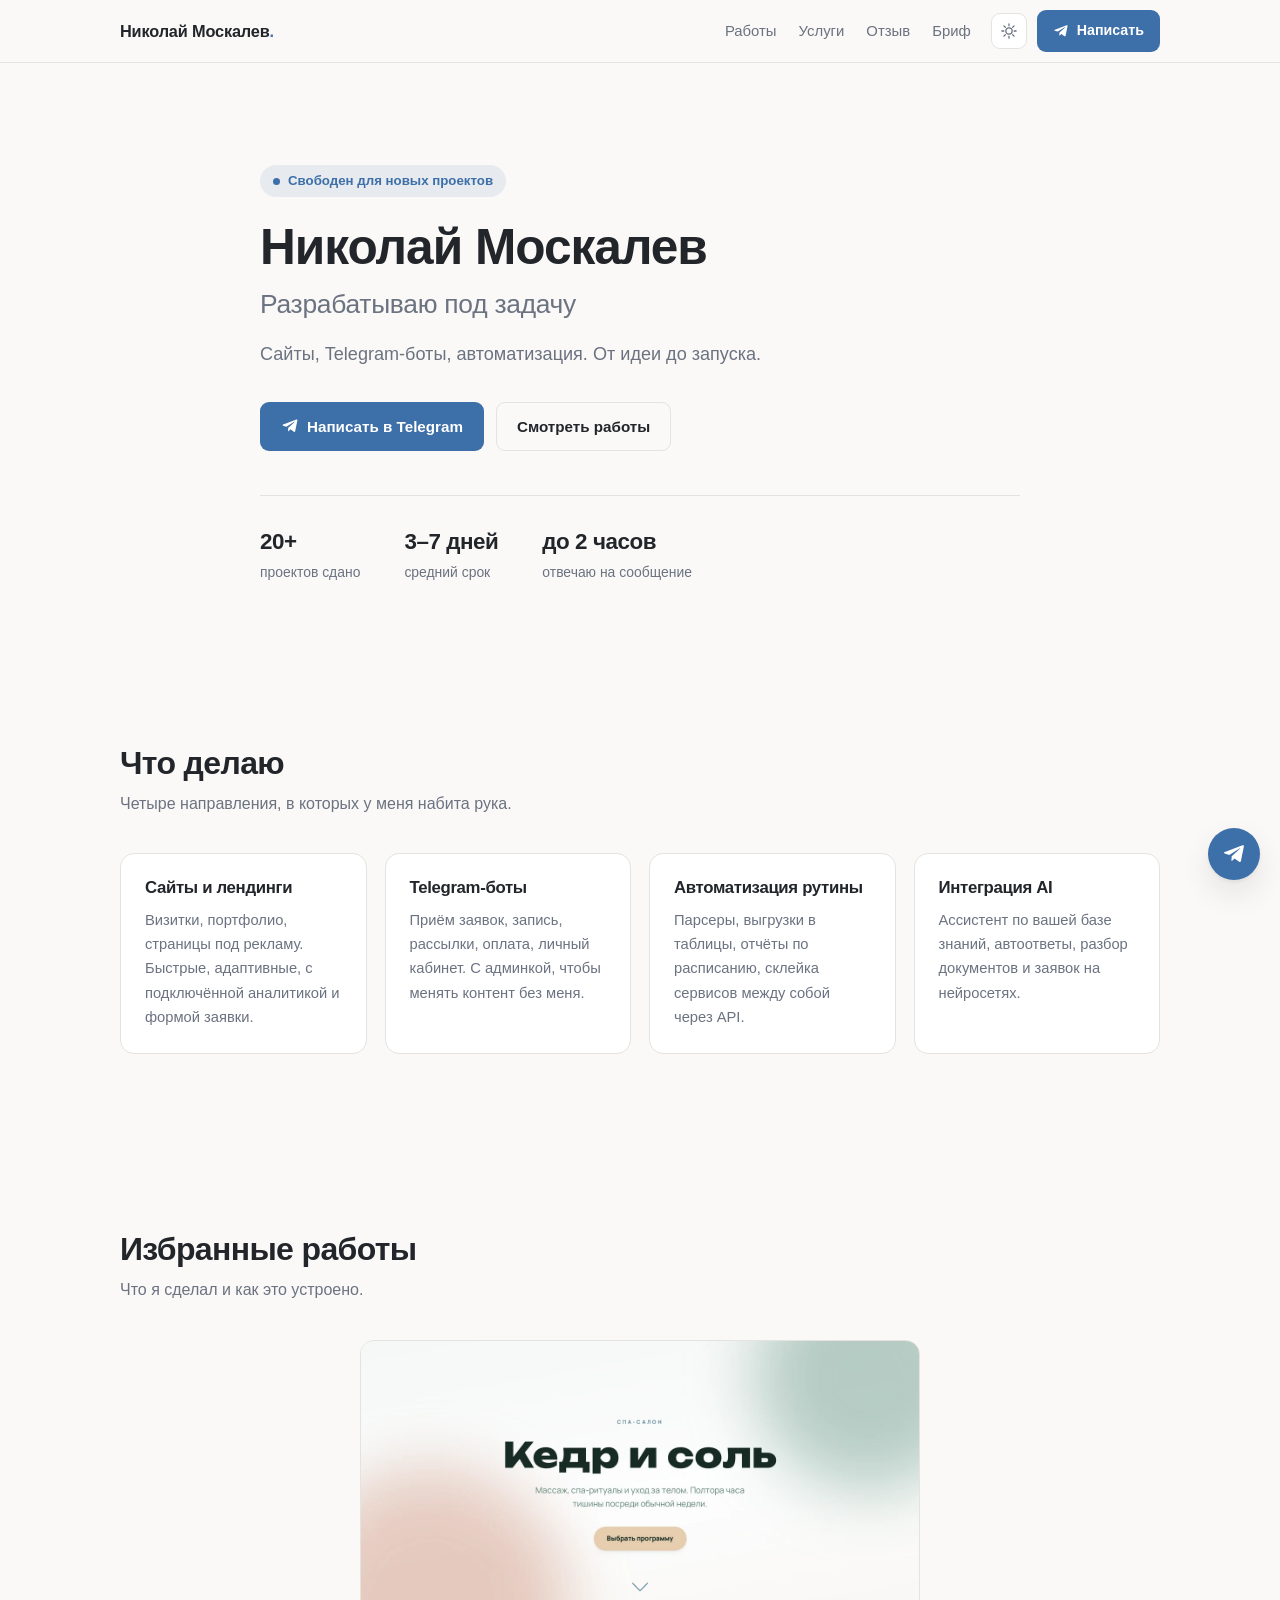
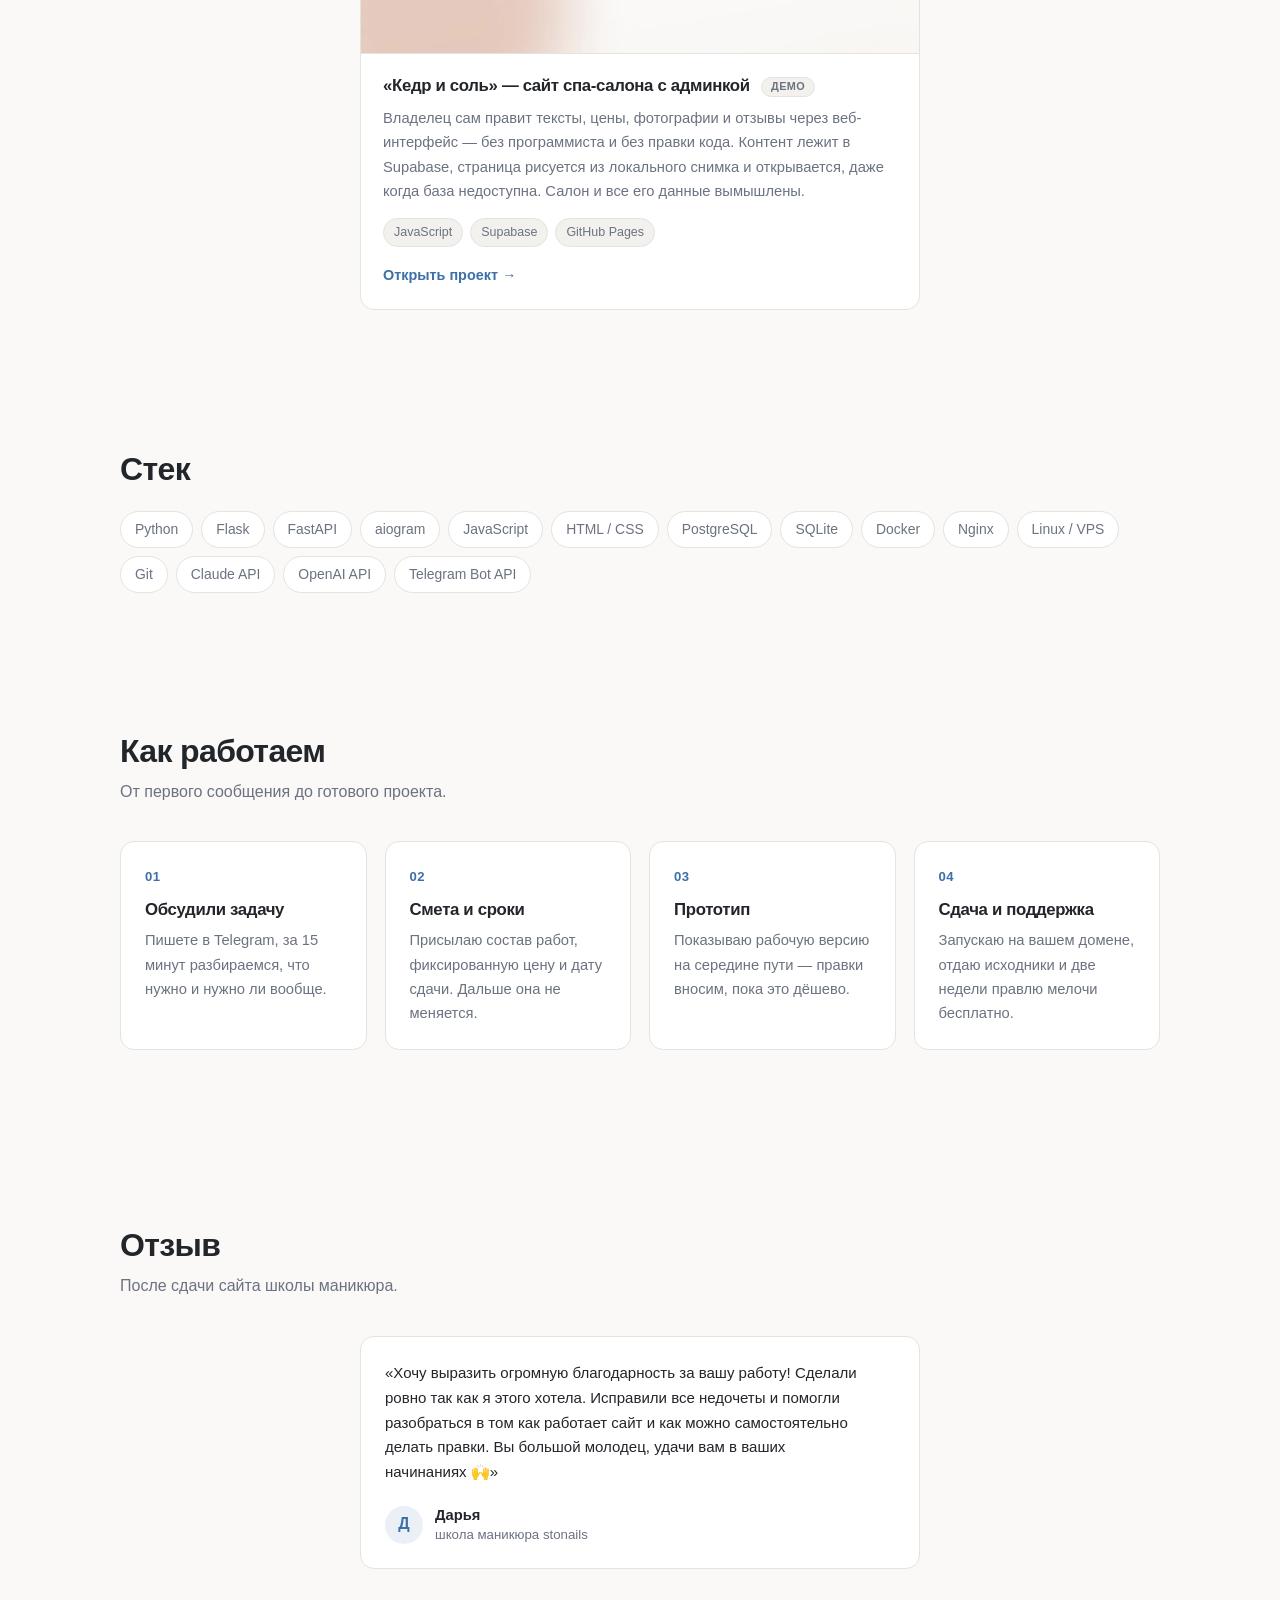
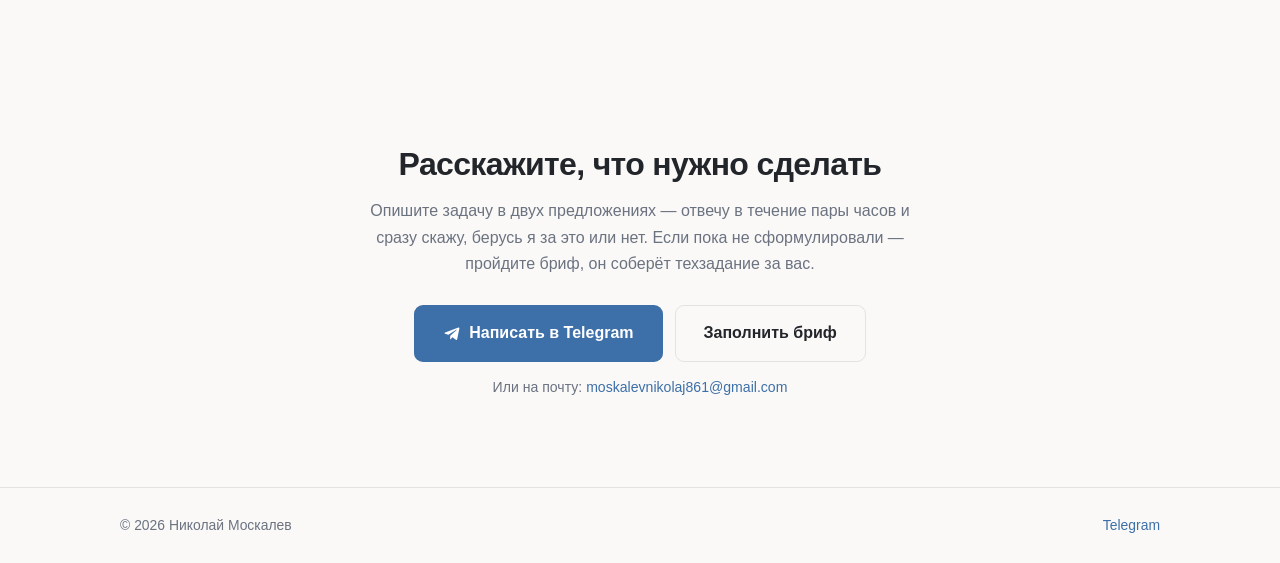
<file: index.html>
<!DOCTYPE html>
<html lang="ru" data-theme="dark">
<head>
<meta charset="utf-8">
<meta name="viewport" content="width=device-width, initial-scale=1">
<title>Николай Москалев — разрабатываю под задачу</title>
<meta name="description" content="Сайты, Telegram-боты, автоматизация. От идеи до запуска за 3–7 дней. Фиксированная цена, исходники ваши.">
<meta name="color-scheme" content="dark light">

<meta property="og:type" content="website">
<meta property="og:title" content="Николай Москалев — разрабатываю под задачу">
<meta property="og:description" content="Сайты, Telegram-боты, автоматизация. От идеи до запуска.">
<meta property="og:locale" content="ru_RU">

<link rel="icon" href="assets/favicon.svg" type="image/svg+xml">
<link rel="stylesheet" href="css/style.css">

<script>
(function(){var r=document.documentElement;r.classList.add('js');try{var t=localStorage.getItem('theme');if(t==='light'||t==='dark'){r.dataset.theme=t;}else if(window.matchMedia('(prefers-color-scheme: light)').matches){r.dataset.theme='light';}}catch(e){}})();
</script>

<script type="application/ld+json">
{
  "@context": "https://schema.org",
  "@type": "Person",
  "name": "Николай Москалев",
  "jobTitle": "Разработчик сайтов и Telegram-ботов",
  "description": "Сайты, Telegram-боты и автоматизация под ключ",
  "sameAs": ["https://t.me/nmoskalev10"]
}
</script>
</head>
<body>

<a class="skip-link" href="#works">Перейти к работам</a>

<header class="site-header">
  <div class="container header-inner">
    <a class="logo" href="#top">Николай Москалев<span class="logo-dot">.</span></a>

    <nav class="nav" aria-label="Основная навигация">
      <a href="#works">Работы</a>
      <a href="#services">Услуги</a>
      <a href="#reviews">Отзыв</a>
      <a href="brief.html">Бриф</a>
    </nav>

    <div class="header-actions">
      <button class="theme-toggle" type="button" aria-label="Переключить тему">
        <svg class="icon-sun" viewBox="0 0 24 24" width="18" height="18" aria-hidden="true"><circle cx="12" cy="12" r="4.2"/><path d="M12 2.5v2.6M12 18.9v2.6M2.5 12h2.6M18.9 12h2.6M5.2 5.2l1.9 1.9M16.9 16.9l1.9 1.9M18.8 5.2l-1.9 1.9M7.1 16.9l-1.9 1.9"/></svg>
        <svg class="icon-moon" viewBox="0 0 24 24" width="18" height="18" aria-hidden="true"><path d="M20.5 14.3A8.5 8.5 0 0 1 9.7 3.5a8.5 8.5 0 1 0 10.8 10.8z"/></svg>
      </button>
      <a class="btn btn-primary btn-sm" href="https://t.me/nmoskalev10" target="_blank" rel="noopener">
        <svg viewBox="0 0 24 24" width="16" height="16" aria-hidden="true" fill="currentColor" stroke="none"><path d="M21.9 4.3 18.9 19c-.2 1-.8 1.3-1.7.8l-4.6-3.4-2.2 2.1c-.3.3-.5.5-1 .5l.3-4.7 8.5-7.7c.4-.3-.1-.5-.6-.2L7.2 12.9l-4.5-1.4c-1-.3-1-1 .2-1.4l17.6-6.8c.8-.3 1.5.2 1.4 1z"/></svg>
        <span class="btn-text">Написать</span>
      </a>
    </div>
  </div>
</header>

<main id="top">

  <section class="hero">
    <div class="container">
      <p class="eyebrow">Свободен для новых проектов</p>
      <h1>Николай Москалев<span class="h1-sub">Разрабатываю под задачу</span></h1>
      <p class="lead">Сайты, Telegram-боты, автоматизация. От идеи до запуска.</p>

      <div class="hero-cta">
        <a class="btn btn-primary" href="https://t.me/nmoskalev10" target="_blank" rel="noopener">
          <svg viewBox="0 0 24 24" width="18" height="18" aria-hidden="true" fill="currentColor" stroke="none"><path d="M21.9 4.3 18.9 19c-.2 1-.8 1.3-1.7.8l-4.6-3.4-2.2 2.1c-.3.3-.5.5-1 .5l.3-4.7 8.5-7.7c.4-.3-.1-.5-.6-.2L7.2 12.9l-4.5-1.4c-1-.3-1-1 .2-1.4l17.6-6.8c.8-.3 1.5.2 1.4 1z"/></svg>
          Написать в Telegram
        </a>
        <a class="btn btn-ghost" href="#works">Смотреть работы</a>
      </div>

      <ul class="facts">
        <li><strong>20+</strong><span>проектов сдано</span></li>
        <li><strong>3–7 дней</strong><span>средний срок</span></li>
        <li><strong>до 2 часов</strong><span>отвечаю на сообщение</span></li>
      </ul>
    </div>
  </section>

  <section class="section reveal" id="services">
    <div class="container">
      <h2 class="section-title">Что делаю</h2>
      <p class="section-sub">Четыре направления, в которых у меня набита рука.</p>

      <div class="grid grid-4">
        <article class="tile">
          <h3>Сайты и лендинги</h3>
          <p>Визитки, портфолио, страницы под рекламу. Быстрые, адаптивные, с подключённой аналитикой и формой заявки.</p>
        </article>
        <article class="tile">
          <h3>Telegram-боты</h3>
          <p>Приём заявок, запись, рассылки, оплата, личный кабинет. С админкой, чтобы менять контент без меня.</p>
        </article>
        <article class="tile">
          <h3>Автоматизация рутины</h3>
          <p>Парсеры, выгрузки в таблицы, отчёты по расписанию, склейка сервисов между собой через API.</p>
        </article>
        <article class="tile">
          <h3>Интеграция AI</h3>
          <p>Ассистент по вашей базе знаний, автоответы, разбор документов и заявок на нейросетях.</p>
        </article>
      </div>
    </div>
  </section>

  <section class="section reveal" id="works">
    <div class="container">
      <h2 class="section-title">Избранные работы</h2>
      <p class="section-sub">Что я сделал и как это устроено.</p>

      <div class="grid grid-solo">

        <article class="card">
          <a class="card-link" href="https://nmoskalev10.github.io/stonails-demo/" target="_blank" rel="noopener">
            <img class="card-media" src="assets/work-spa.webp" alt="Главный экран демо-сайта спа-салона «Кедр и соль»" width="1280" height="720" loading="lazy">
            <div class="card-body">
              <h3>«Кедр и соль» — сайт спа-салона с админкой <span class="card-badge">демо</span></h3>
              <p>Владелец сам правит тексты, цены, фотографии и отзывы через веб-интерфейс — без программиста и без правки кода. Контент лежит в Supabase, страница рисуется из локального снимка и открывается, даже когда база недоступна. Салон и все его данные вымышлены.</p>
              <ul class="tags"><li>JavaScript</li><li>Supabase</li><li>GitHub Pages</li></ul>
              <span class="card-cta">Открыть проект →</span>
            </div>
          </a>
        </article>

      </div>
    </div>
  </section>

  <section class="section section-tight reveal" id="stack">
    <div class="container">
      <h2 class="section-title">Стек</h2>
      <ul class="chips">
        <li>Python</li><li>Flask</li><li>FastAPI</li><li>aiogram</li>
        <li>JavaScript</li><li>HTML / CSS</li><li>PostgreSQL</li><li>SQLite</li>
        <li>Docker</li><li>Nginx</li><li>Linux / VPS</li><li>Git</li>
        <li>Claude API</li><li>OpenAI API</li><li>Telegram Bot API</li>
      </ul>
    </div>
  </section>

  <section class="section reveal" id="process">
    <div class="container">
      <h2 class="section-title">Как работаем</h2>
      <p class="section-sub">От первого сообщения до готового проекта.</p>

      <ol class="steps">
        <li>
          <span class="step-num">01</span>
          <h3>Обсудили задачу</h3>
          <p>Пишете в Telegram, за 15 минут разбираемся, что нужно и нужно ли вообще.</p>
        </li>
        <li>
          <span class="step-num">02</span>
          <h3>Смета и сроки</h3>
          <p>Присылаю состав работ, фиксированную цену и дату сдачи. Дальше она не меняется.</p>
        </li>
        <li>
          <span class="step-num">03</span>
          <h3>Прототип</h3>
          <p>Показываю рабочую версию на середине пути — правки вносим, пока это дёшево.</p>
        </li>
        <li>
          <span class="step-num">04</span>
          <h3>Сдача и поддержка</h3>
          <p>Запускаю на вашем домене, отдаю исходники и две недели правлю мелочи бесплатно.</p>
        </li>
      </ol>
    </div>
  </section>

  <section class="section reveal" id="reviews">
    <div class="container">
      <h2 class="section-title">Отзыв</h2>
      <p class="section-sub">После сдачи сайта школы маникюра.</p>

      <div class="grid grid-solo">
        <article class="review">
          <p>«Хочу выразить огромную благодарность за вашу работу! Сделали ровно так как я этого хотела. Исправили все недочеты и помогли разобраться в том как работает сайт и как можно самостоятельно делать правки. Вы большой молодец, удачи вам в ваших начинаниях 🙌»</p>
          <footer>
            <span class="avatar" aria-hidden="true">Д</span>
            <span class="review-who"><strong>Дарья</strong><span>школа маникюра stonails</span></span>
          </footer>
        </article>
      </div>
    </div>
  </section>

  <section class="section cta-final reveal" id="contact">
    <div class="container">
      <h2>Расскажите, что нужно сделать</h2>
      <p>Опишите задачу в двух предложениях — отвечу в течение пары часов и сразу скажу, берусь я за это или нет. Если пока не сформулировали — пройдите бриф, он соберёт техзадание за вас.</p>
      <div class="cta-buttons">
        <a class="btn btn-primary btn-lg" href="https://t.me/nmoskalev10" target="_blank" rel="noopener">
          <svg viewBox="0 0 24 24" width="18" height="18" aria-hidden="true" fill="currentColor" stroke="none"><path d="M21.9 4.3 18.9 19c-.2 1-.8 1.3-1.7.8l-4.6-3.4-2.2 2.1c-.3.3-.5.5-1 .5l.3-4.7 8.5-7.7c.4-.3-.1-.5-.6-.2L7.2 12.9l-4.5-1.4c-1-.3-1-1 .2-1.4l17.6-6.8c.8-.3 1.5.2 1.4 1z"/></svg>
          Написать в Telegram
        </a>
        <a class="btn btn-ghost btn-lg" href="brief.html">Заполнить бриф</a>
      </div>
      <p class="cta-note">Или на почту: <a href="mailto:moskalevnikolaj861@gmail.com">moskalevnikolaj861@gmail.com</a></p>
    </div>
  </section>

</main>

<footer class="site-footer">
  <div class="container footer-inner">
    <span>© <span id="year">2026</span> Николай Москалев</span>
    <a href="https://t.me/nmoskalev10" target="_blank" rel="noopener">Telegram</a>
  </div>
</footer>

<a class="fab" href="https://t.me/nmoskalev10" target="_blank" rel="noopener" aria-label="Написать в Telegram">
  <svg viewBox="0 0 24 24" width="24" height="24" aria-hidden="true" fill="currentColor" stroke="none"><path d="M21.9 4.3 18.9 19c-.2 1-.8 1.3-1.7.8l-4.6-3.4-2.2 2.1c-.3.3-.5.5-1 .5l.3-4.7 8.5-7.7c.4-.3-.1-.5-.6-.2L7.2 12.9l-4.5-1.4c-1-.3-1-1 .2-1.4l17.6-6.8c.8-.3 1.5.2 1.4 1z"/></svg>
</a>

<script src="js/main.js" defer></script>
</body>
</html>
</file>
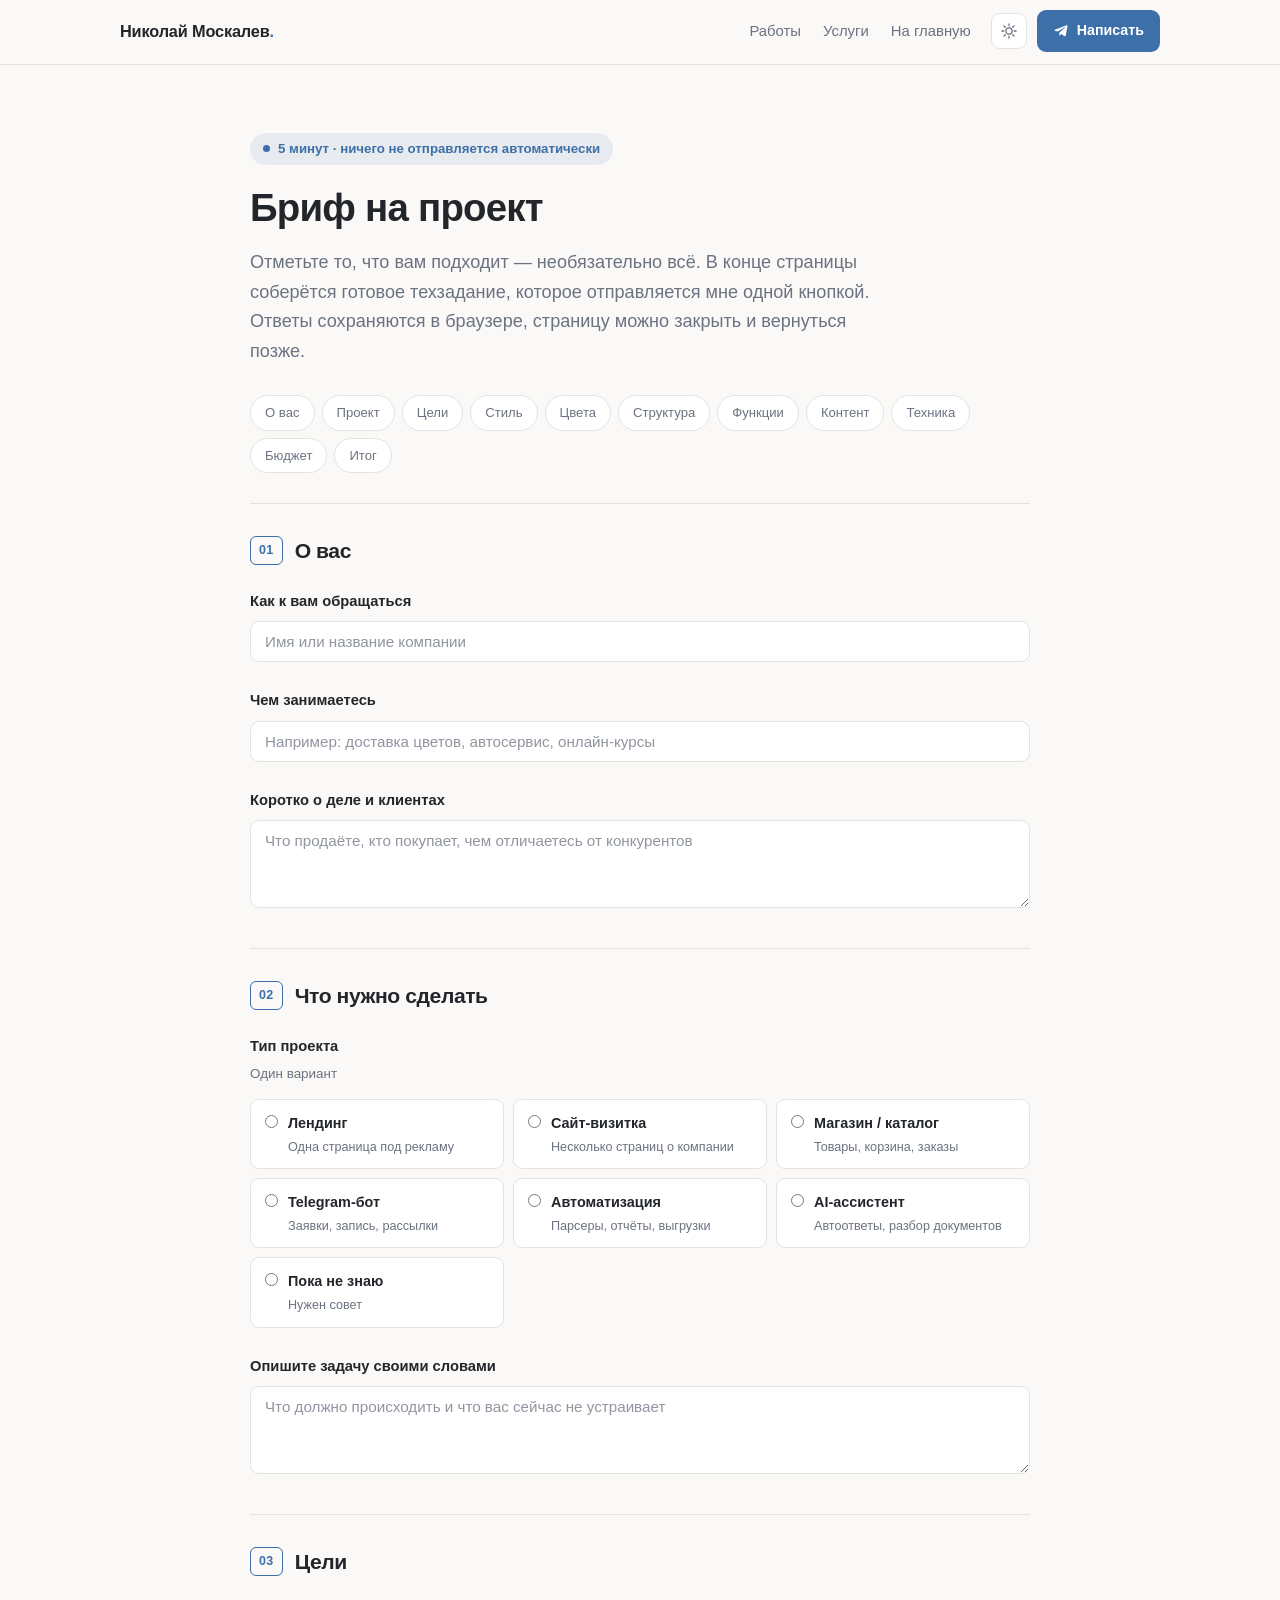
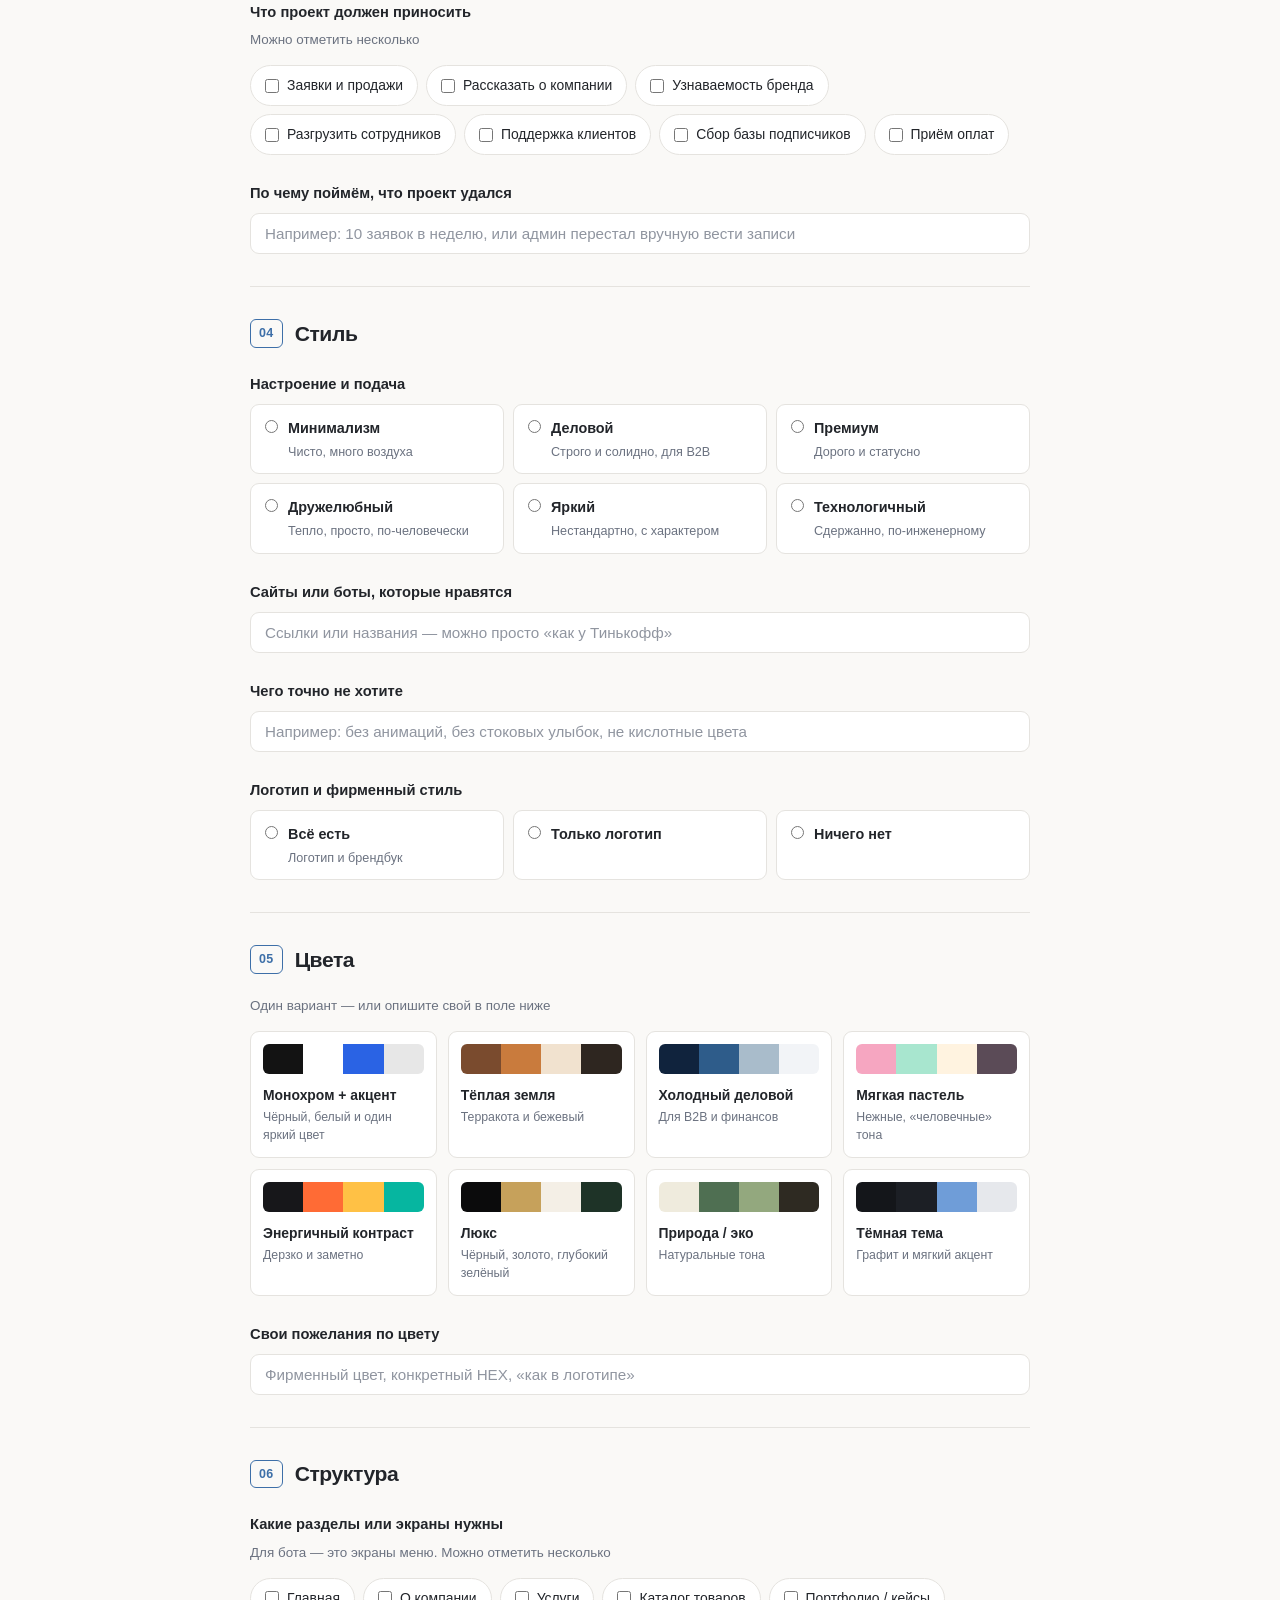
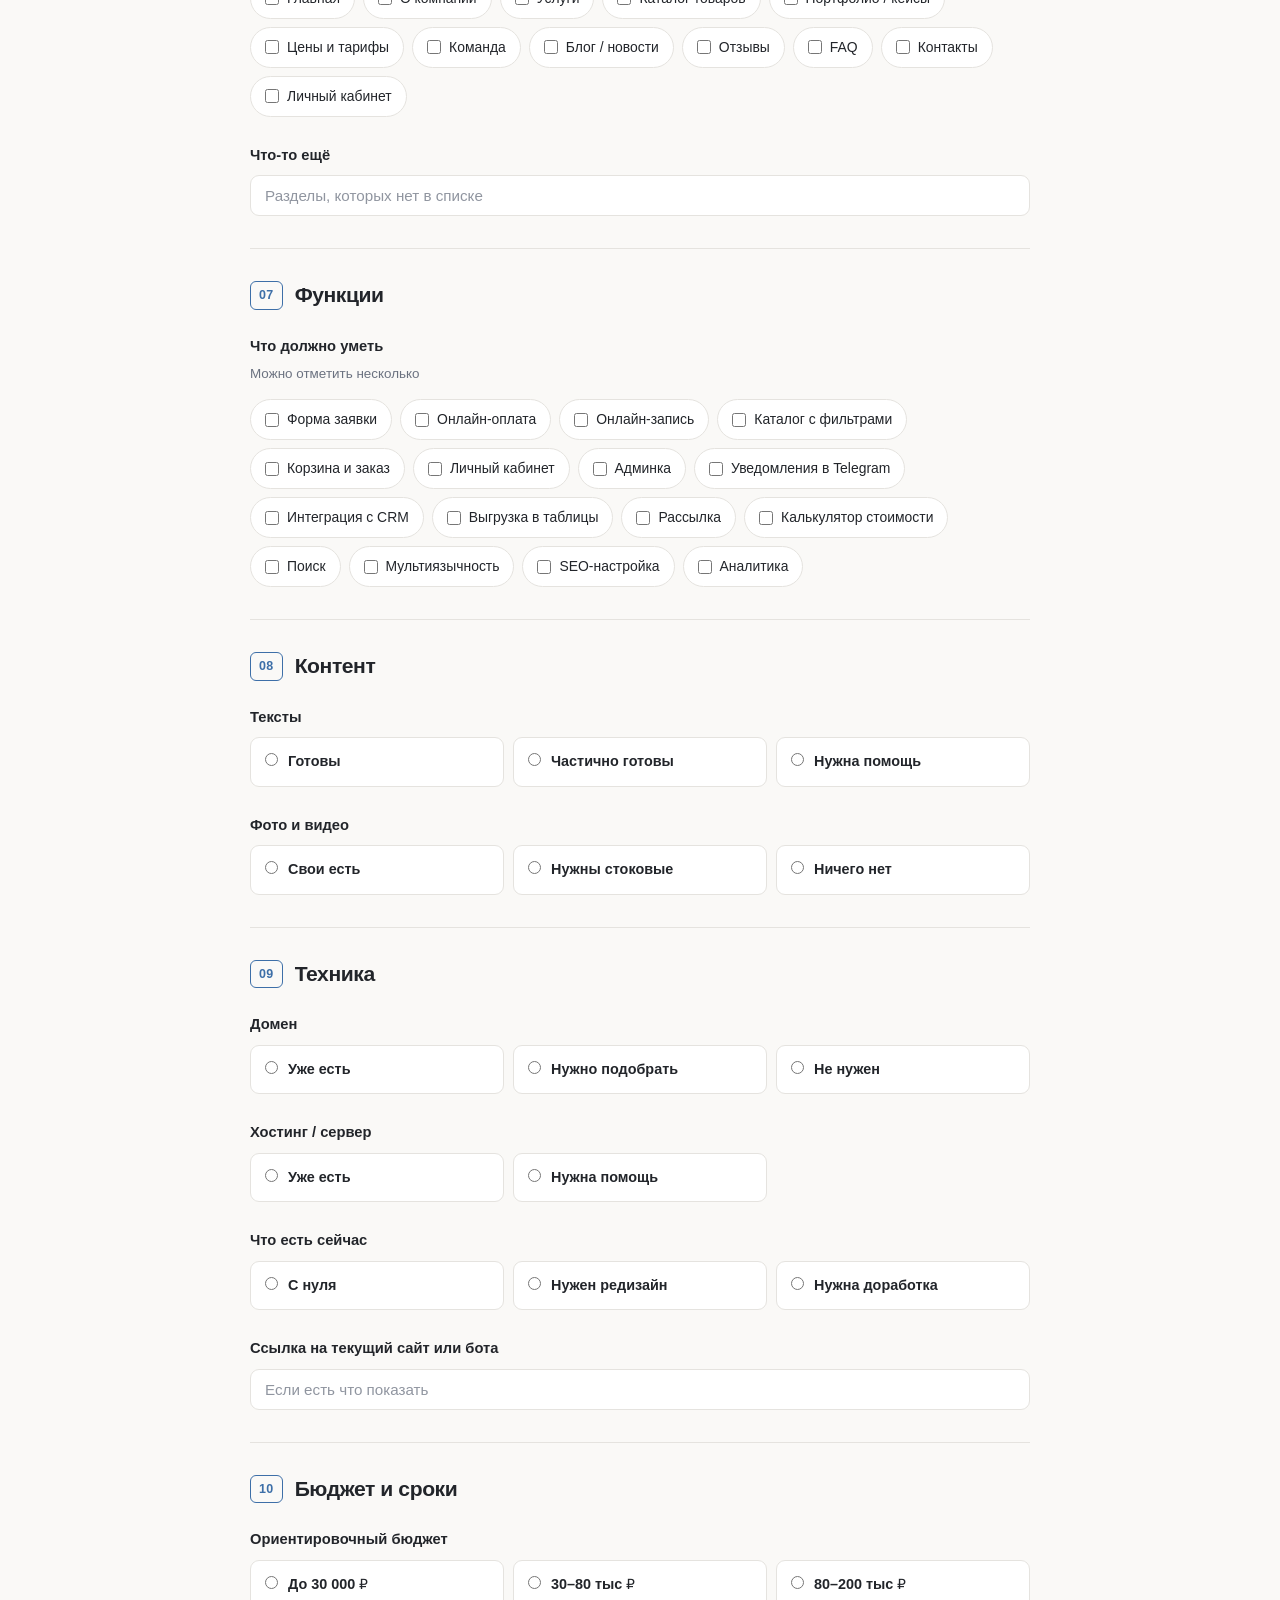
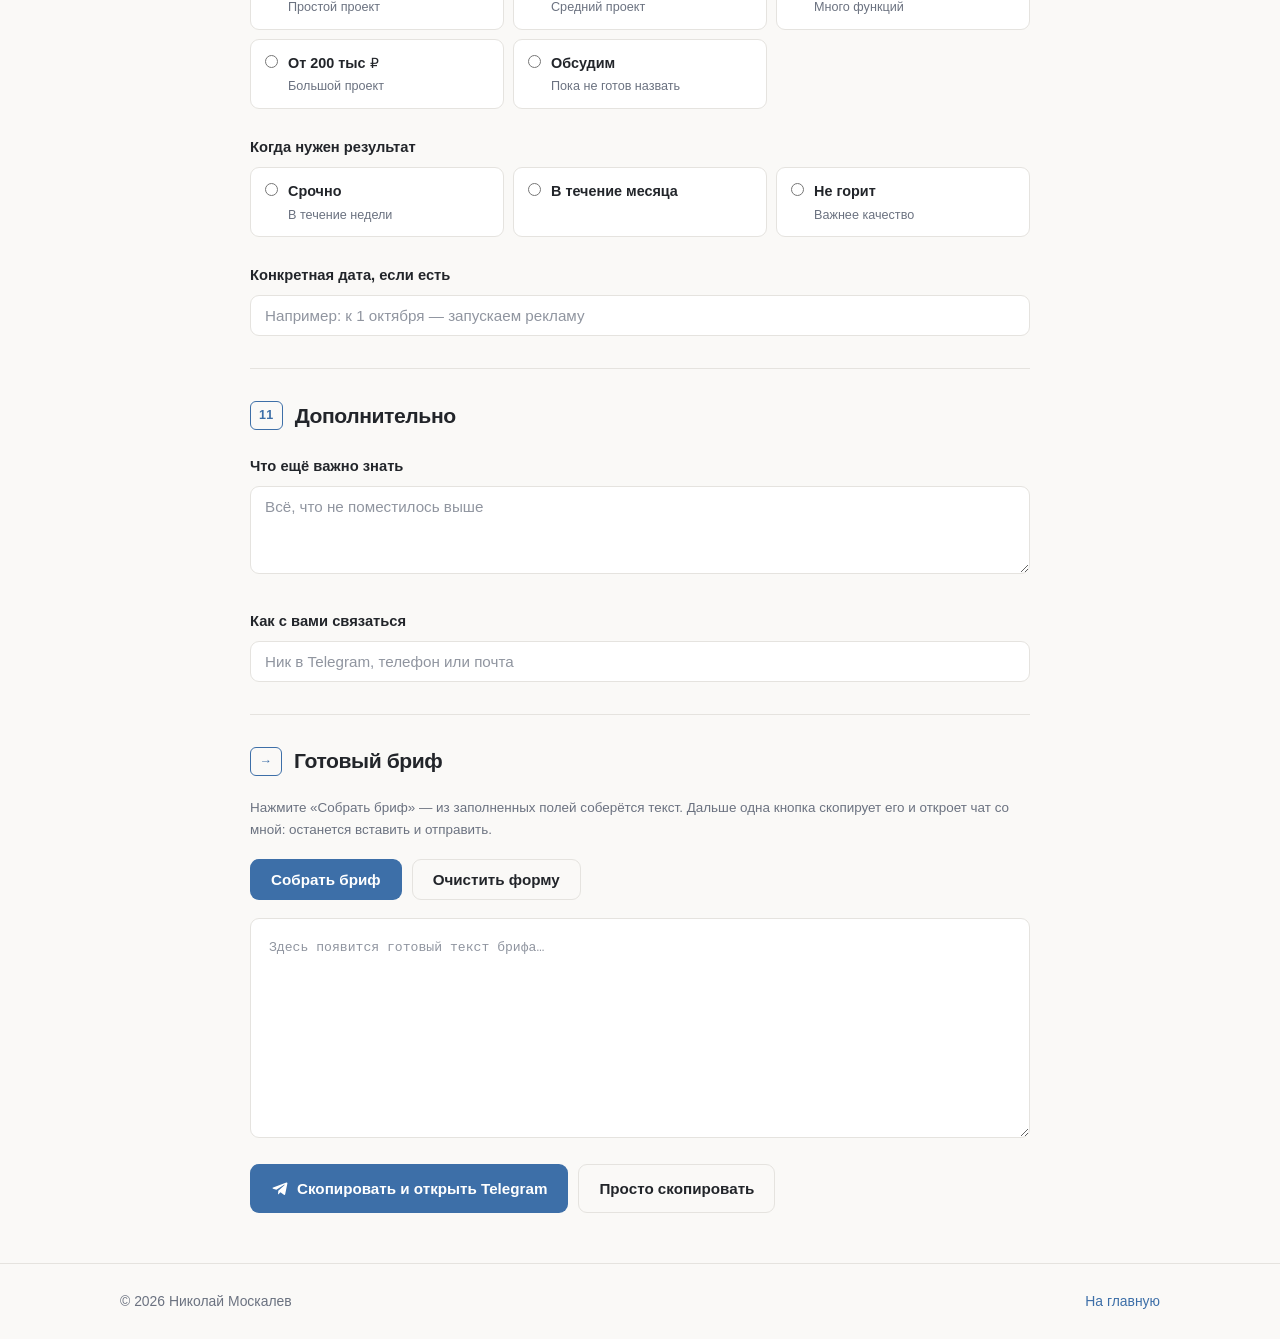
<file: brief.html>
<!DOCTYPE html>
<html lang="ru" data-theme="dark">
<head>
<meta charset="utf-8">
<meta name="viewport" content="width=device-width, initial-scale=1">
<title>Бриф на проект — Николай Москалев</title>
<meta name="description" content="Заполните бриф за 5 минут — получите готовое техзадание, которое можно отправить одним сообщением.">
<meta name="color-scheme" content="dark light">
<meta name="robots" content="noindex">

<link rel="icon" href="assets/favicon.svg" type="image/svg+xml">
<link rel="stylesheet" href="css/style.css">

<script>
(function(){var r=document.documentElement;r.classList.add('js');try{var t=localStorage.getItem('theme');if(t==='light'||t==='dark'){r.dataset.theme=t;}else if(window.matchMedia('(prefers-color-scheme: light)').matches){r.dataset.theme='light';}}catch(e){}})();
</script>
</head>
<body>

<a class="skip-link" href="#brief-form">Перейти к брифу</a>

<header class="site-header">
  <div class="container header-inner">
    <a class="logo" href="index.html">Николай Москалев<span class="logo-dot">.</span></a>

    <nav class="nav" aria-label="Основная навигация">
      <a href="index.html#works">Работы</a>
      <a href="index.html#services">Услуги</a>
      <a href="index.html">На главную</a>
    </nav>

    <div class="header-actions">
      <button class="theme-toggle" type="button" aria-label="Переключить тему">
        <svg class="icon-sun" viewBox="0 0 24 24" width="18" height="18" aria-hidden="true"><circle cx="12" cy="12" r="4.2"/><path d="M12 2.5v2.6M12 18.9v2.6M2.5 12h2.6M18.9 12h2.6M5.2 5.2l1.9 1.9M16.9 16.9l1.9 1.9M18.8 5.2l-1.9 1.9M7.1 16.9l-1.9 1.9"/></svg>
        <svg class="icon-moon" viewBox="0 0 24 24" width="18" height="18" aria-hidden="true"><path d="M20.5 14.3A8.5 8.5 0 0 1 9.7 3.5a8.5 8.5 0 1 0 10.8 10.8z"/></svg>
      </button>
      <a class="btn btn-primary btn-sm" href="https://t.me/nmoskalev10" target="_blank" rel="noopener">
        <svg viewBox="0 0 24 24" width="16" height="16" aria-hidden="true" fill="currentColor" stroke="none"><path d="M21.9 4.3 18.9 19c-.2 1-.8 1.3-1.7.8l-4.6-3.4-2.2 2.1c-.3.3-.5.5-1 .5l.3-4.7 8.5-7.7c.4-.3-.1-.5-.6-.2L7.2 12.9l-4.5-1.4c-1-.3-1-1 .2-1.4l17.6-6.8c.8-.3 1.5.2 1.4 1z"/></svg>
        <span class="btn-text">Написать</span>
      </a>
    </div>
  </div>
  <div class="progress-bar"><span id="progress-fill"></span></div>
</header>

<main class="brief-page">
  <div class="container">

    <div class="brief-hero">
      <p class="eyebrow">5 минут · ничего не отправляется автоматически</p>
      <h1>Бриф на проект</h1>
      <p class="lead">Отметьте то, что вам подходит — необязательно всё. В конце страницы соберётся готовое техзадание, которое отправляется мне одной кнопкой. Ответы сохраняются в браузере, страницу можно закрыть и вернуться позже.</p>
    </div>

    <nav class="brief-nav" aria-label="Разделы брифа">
      <a class="pill" href="#sec-about">О вас</a>
      <a class="pill" href="#sec-project">Проект</a>
      <a class="pill" href="#sec-goals">Цели</a>
      <a class="pill" href="#sec-style">Стиль</a>
      <a class="pill" href="#sec-colors">Цвета</a>
      <a class="pill" href="#sec-structure">Структура</a>
      <a class="pill" href="#sec-features">Функции</a>
      <a class="pill" href="#sec-content">Контент</a>
      <a class="pill" href="#sec-tech">Техника</a>
      <a class="pill" href="#sec-budget">Бюджет</a>
      <a class="pill" href="#sec-result">Итог</a>
    </nav>

    <form id="brief-form" autocomplete="off">

      <section class="brief-section" id="sec-about">
        <div class="brief-head"><span class="brief-num">01</span><h2>О вас</h2></div>

        <div class="field" data-type="text" data-label="Имя / компания">
          <label class="field-label" for="f-name">Как к вам обращаться</label>
          <input class="input" type="text" id="f-name" placeholder="Имя или название компании">
        </div>

        <div class="field" data-type="text" data-label="Ниша">
          <label class="field-label" for="f-niche">Чем занимаетесь</label>
          <input class="input" type="text" id="f-niche" placeholder="Например: доставка цветов, автосервис, онлайн-курсы">
        </div>

        <div class="field" data-type="text" data-label="О бизнесе">
          <label class="field-label" for="f-about">Коротко о деле и клиентах</label>
          <textarea class="input" id="f-about" placeholder="Что продаёте, кто покупает, чем отличаетесь от конкурентов"></textarea>
        </div>
      </section>

      <section class="brief-section" id="sec-project">
        <div class="brief-head"><span class="brief-num">02</span><h2>Что нужно сделать</h2></div>

        <div class="field" data-type="radio" data-label="Тип проекта">
          <label class="field-label">Тип проекта</label>
          <p class="field-hint">Один вариант</p>
          <div class="opt-grid">
            <label class="opt"><input type="radio" name="ptype" value="Лендинг (одностраничник под рекламу)" data-price="25000-50000"><span><b>Лендинг</b><i>Одна страница под рекламу</i></span></label>
            <label class="opt"><input type="radio" name="ptype" value="Сайт-визитка" data-price="30000-60000"><span><b>Сайт-визитка</b><i>Несколько страниц о компании</i></span></label>
            <label class="opt"><input type="radio" name="ptype" value="Интернет-магазин / каталог" data-price="80000-180000"><span><b>Магазин / каталог</b><i>Товары, корзина, заказы</i></span></label>
            <label class="opt"><input type="radio" name="ptype" value="Telegram-бот" data-price="20000-60000"><span><b>Telegram-бот</b><i>Заявки, запись, рассылки</i></span></label>
            <label class="opt"><input type="radio" name="ptype" value="Автоматизация рутины" data-price="15000-50000"><span><b>Автоматизация</b><i>Парсеры, отчёты, выгрузки</i></span></label>
            <label class="opt"><input type="radio" name="ptype" value="AI-ассистент / интеграция нейросети" data-price="50000-120000"><span><b>AI-ассистент</b><i>Автоответы, разбор документов</i></span></label>
            <label class="opt"><input type="radio" name="ptype" value="Пока не определился — нужен совет"><span><b>Пока не знаю</b><i>Нужен совет</i></span></label>
          </div>
        </div>

        <div class="field" data-type="text" data-label="Задача своими словами">
          <label class="field-label" for="f-task">Опишите задачу своими словами</label>
          <textarea class="input" id="f-task" placeholder="Что должно происходить и что вас сейчас не устраивает"></textarea>
        </div>
      </section>

      <section class="brief-section" id="sec-goals">
        <div class="brief-head"><span class="brief-num">03</span><h2>Цели</h2></div>

        <div class="field" data-type="checkbox" data-label="Цели проекта">
          <label class="field-label">Что проект должен приносить</label>
          <p class="field-hint">Можно отметить несколько</p>
          <div class="chip-grid">
            <label class="chip"><input type="checkbox" value="Заявки и продажи"><span>Заявки и продажи</span></label>
            <label class="chip"><input type="checkbox" value="Рассказать о компании и услугах"><span>Рассказать о компании</span></label>
            <label class="chip"><input type="checkbox" value="Узнаваемость бренда"><span>Узнаваемость бренда</span></label>
            <label class="chip"><input type="checkbox" value="Разгрузить сотрудников от рутины"><span>Разгрузить сотрудников</span></label>
            <label class="chip"><input type="checkbox" value="Поддержка текущих клиентов"><span>Поддержка клиентов</span></label>
            <label class="chip"><input type="checkbox" value="Сбор базы подписчиков"><span>Сбор базы подписчиков</span></label>
            <label class="chip"><input type="checkbox" value="Приём онлайн-оплат"><span>Приём оплат</span></label>
          </div>
        </div>

        <div class="field" data-type="text" data-label="Как поймём что получилось">
          <label class="field-label" for="f-success">По чему поймём, что проект удался</label>
          <input class="input" type="text" id="f-success" placeholder="Например: 10 заявок в неделю, или админ перестал вручную вести записи">
        </div>
      </section>

      <section class="brief-section" id="sec-style">
        <div class="brief-head"><span class="brief-num">04</span><h2>Стиль</h2></div>

        <div class="field" data-type="radio" data-label="Настроение">
          <label class="field-label">Настроение и подача</label>
          <div class="opt-grid">
            <label class="opt"><input type="radio" name="mood" value="Минимализм — чисто, много воздуха"><span><b>Минимализм</b><i>Чисто, много воздуха</i></span></label>
            <label class="opt"><input type="radio" name="mood" value="Деловой / корпоративный"><span><b>Деловой</b><i>Строго и солидно, для B2B</i></span></label>
            <label class="opt"><input type="radio" name="mood" value="Премиум / люкс"><span><b>Премиум</b><i>Дорого и статусно</i></span></label>
            <label class="opt"><input type="radio" name="mood" value="Дружелюбный — тепло и просто"><span><b>Дружелюбный</b><i>Тепло, просто, по-человечески</i></span></label>
            <label class="opt"><input type="radio" name="mood" value="Яркий / креативный"><span><b>Яркий</b><i>Нестандартно, с характером</i></span></label>
            <label class="opt"><input type="radio" name="mood" value="Технологичный / IT"><span><b>Технологичный</b><i>Сдержанно, по-инженерному</i></span></label>
          </div>
        </div>

        <div class="field" data-type="text" data-label="Референсы">
          <label class="field-label" for="f-refs">Сайты или боты, которые нравятся</label>
          <input class="input" type="text" id="f-refs" placeholder="Ссылки или названия — можно просто «как у Тинькофф»">
        </div>

        <div class="field" data-type="text" data-label="Что не нравится">
          <label class="field-label" for="f-dislikes">Чего точно не хотите</label>
          <input class="input" type="text" id="f-dislikes" placeholder="Например: без анимаций, без стоковых улыбок, не кислотные цвета">
        </div>

        <div class="field" data-type="radio" data-label="Логотип и фирменный стиль">
          <label class="field-label">Логотип и фирменный стиль</label>
          <div class="opt-grid">
            <label class="opt"><input type="radio" name="brand" value="Есть логотип и брендбук"><span><b>Всё есть</b><i>Логотип и брендбук</i></span></label>
            <label class="opt"><input type="radio" name="brand" value="Есть только логотип" data-price="4000-9000"><span><b>Только логотип</b></span></label>
            <label class="opt"><input type="radio" name="brand" value="Ничего нет" data-price="10000-20000"><span><b>Ничего нет</b></span></label>
          </div>
        </div>
      </section>

      <section class="brief-section" id="sec-colors">
        <div class="brief-head"><span class="brief-num">05</span><h2>Цвета</h2></div>

        <div class="field" data-type="radio" data-label="Палитра">
          <p class="field-hint">Один вариант — или опишите свой в поле ниже</p>
          <div class="palette-grid">
            <label class="palette">
              <input type="radio" name="palette" value="Монохром с одним акцентом (чёрный, белый, синий)">
              <span class="swatches"><i style="background:#131313"></i><i style="background:#ffffff"></i><i style="background:#2a63e4"></i><i style="background:#e7e7e7"></i></span>
              <b>Монохром + акцент</b>
              <i>Чёрный, белый и один яркий цвет</i>
            </label>
            <label class="palette">
              <input type="radio" name="palette" value="Тёплая земля (терракота, бежевый, коричневый)">
              <span class="swatches"><i style="background:#7a4b2e"></i><i style="background:#c97b3d"></i><i style="background:#f1e2cf"></i><i style="background:#2e2620"></i></span>
              <b>Тёплая земля</b>
              <i>Терракота и бежевый</i>
            </label>
            <label class="palette">
              <input type="radio" name="palette" value="Холодный деловой (тёмно-синий, серый)">
              <span class="swatches"><i style="background:#10233d"></i><i style="background:#2e5c8a"></i><i style="background:#a9bccb"></i><i style="background:#f2f4f7"></i></span>
              <b>Холодный деловой</b>
              <i>Для B2B и финансов</i>
            </label>
            <label class="palette">
              <input type="radio" name="palette" value="Мягкая пастель (розовый, мятный, кремовый)">
              <span class="swatches"><i style="background:#f6a6c1"></i><i style="background:#a8e6cf"></i><i style="background:#fff3e0"></i><i style="background:#5b4b57"></i></span>
              <b>Мягкая пастель</b>
              <i>Нежные, «человечные» тона</i>
            </label>
            <label class="palette">
              <input type="radio" name="palette" value="Энергичный контраст (оранжевый, жёлтый, бирюзовый)">
              <span class="swatches"><i style="background:#17171a"></i><i style="background:#ff6b35"></i><i style="background:#ffc145"></i><i style="background:#06b6a0"></i></span>
              <b>Энергичный контраст</b>
              <i>Дерзко и заметно</i>
            </label>
            <label class="palette">
              <input type="radio" name="palette" value="Люкс (чёрный, золото, тёмно-зелёный)">
              <span class="swatches"><i style="background:#0b0b0c"></i><i style="background:#c6a15b"></i><i style="background:#f4efe6"></i><i style="background:#1e3327"></i></span>
              <b>Люкс</b>
              <i>Чёрный, золото, глубокий зелёный</i>
            </label>
            <label class="palette">
              <input type="radio" name="palette" value="Природа / эко (зелёный, бежевый)">
              <span class="swatches"><i style="background:#efebdd"></i><i style="background:#4f6f52"></i><i style="background:#93a87e"></i><i style="background:#2e2a22"></i></span>
              <b>Природа / эко</b>
              <i>Натуральные тона</i>
            </label>
            <label class="palette">
              <input type="radio" name="palette" value="Тёмная тема (графит и приглушённый акцент)">
              <span class="swatches"><i style="background:#14161a"></i><i style="background:#1c1f25"></i><i style="background:#6f9dd8"></i><i style="background:#e6e8ec"></i></span>
              <b>Тёмная тема</b>
              <i>Графит и мягкий акцент</i>
            </label>
          </div>
        </div>

        <div class="field" data-type="text" data-label="Пожелания по цвету">
          <label class="field-label" for="f-colors">Свои пожелания по цвету</label>
          <input class="input" type="text" id="f-colors" placeholder="Фирменный цвет, конкретный HEX, «как в логотипе»">
        </div>
      </section>

      <section class="brief-section" id="sec-structure">
        <div class="brief-head"><span class="brief-num">06</span><h2>Структура</h2></div>

        <div class="field" data-type="checkbox" data-label="Разделы" data-price-per-extra="4000-8000" data-price-free="3">
          <label class="field-label">Какие разделы или экраны нужны</label>
          <p class="field-hint">Для бота — это экраны меню. Можно отметить несколько</p>
          <div class="chip-grid">
            <label class="chip"><input type="checkbox" value="Главная"><span>Главная</span></label>
            <label class="chip"><input type="checkbox" value="О компании"><span>О компании</span></label>
            <label class="chip"><input type="checkbox" value="Услуги"><span>Услуги</span></label>
            <label class="chip"><input type="checkbox" value="Каталог товаров"><span>Каталог товаров</span></label>
            <label class="chip"><input type="checkbox" value="Портфолио / кейсы"><span>Портфолио / кейсы</span></label>
            <label class="chip"><input type="checkbox" value="Цены и тарифы"><span>Цены и тарифы</span></label>
            <label class="chip"><input type="checkbox" value="Команда"><span>Команда</span></label>
            <label class="chip"><input type="checkbox" value="Блог / новости"><span>Блог / новости</span></label>
            <label class="chip"><input type="checkbox" value="Отзывы"><span>Отзывы</span></label>
            <label class="chip"><input type="checkbox" value="FAQ"><span>FAQ</span></label>
            <label class="chip"><input type="checkbox" value="Контакты"><span>Контакты</span></label>
            <label class="chip"><input type="checkbox" value="Личный кабинет"><span>Личный кабинет</span></label>
          </div>
        </div>

        <div class="field" data-type="text" data-label="Другие разделы">
          <label class="field-label" for="f-pages">Что-то ещё</label>
          <input class="input" type="text" id="f-pages" placeholder="Разделы, которых нет в списке">
        </div>
      </section>

      <section class="brief-section" id="sec-features">
        <div class="brief-head"><span class="brief-num">07</span><h2>Функции</h2></div>

        <div class="field" data-type="checkbox" data-label="Нужные функции">
          <label class="field-label">Что должно уметь</label>
          <p class="field-hint">Можно отметить несколько</p>
          <div class="chip-grid">
            <label class="chip"><input type="checkbox" value="Форма заявки" data-price="0-0"><span>Форма заявки</span></label>
            <label class="chip"><input type="checkbox" value="Онлайн-оплата" data-price="15000-30000"><span>Онлайн-оплата</span></label>
            <label class="chip"><input type="checkbox" value="Онлайн-запись / бронирование" data-price="12000-25000"><span>Онлайн-запись</span></label>
            <label class="chip"><input type="checkbox" value="Каталог с фильтрами" data-price="18000-35000"><span>Каталог с фильтрами</span></label>
            <label class="chip"><input type="checkbox" value="Корзина и оформление заказа" data-price="15000-30000"><span>Корзина и заказ</span></label>
            <label class="chip"><input type="checkbox" value="Личный кабинет пользователя" data-price="20000-40000"><span>Личный кабинет</span></label>
            <label class="chip"><input type="checkbox" value="Админка для самостоятельного редактирования" data-price="15000-30000"><span>Админка</span></label>
            <label class="chip"><input type="checkbox" value="Уведомления в Telegram о новых заявках" data-price="3000-6000"><span>Уведомления в Telegram</span></label>
            <label class="chip"><input type="checkbox" value="Интеграция с CRM" data-price="10000-20000"><span>Интеграция с CRM</span></label>
            <label class="chip"><input type="checkbox" value="Выгрузка данных в Google Таблицы" data-price="6000-12000"><span>Выгрузка в таблицы</span></label>
            <label class="chip"><input type="checkbox" value="Email или Telegram-рассылка" data-price="8000-18000"><span>Рассылка</span></label>
            <label class="chip"><input type="checkbox" value="Калькулятор стоимости" data-price="8000-16000"><span>Калькулятор стоимости</span></label>
            <label class="chip"><input type="checkbox" value="Поиск" data-price="5000-10000"><span>Поиск</span></label>
            <label class="chip"><input type="checkbox" value="Мультиязычность" data-price="12000-25000"><span>Мультиязычность</span></label>
            <label class="chip"><input type="checkbox" value="SEO-настройка" data-price="8000-15000"><span>SEO-настройка</span></label>
            <label class="chip"><input type="checkbox" value="Аналитика (Метрика / Analytics)" data-price="3000-6000"><span>Аналитика</span></label>
          </div>
        </div>
      </section>

      <section class="brief-section" id="sec-content">
        <div class="brief-head"><span class="brief-num">08</span><h2>Контент</h2></div>

        <div class="field" data-type="radio" data-label="Тексты">
          <label class="field-label">Тексты</label>
          <div class="opt-grid">
            <label class="opt"><input type="radio" name="texts" value="Тексты готовы"><span><b>Готовы</b></span></label>
            <label class="opt"><input type="radio" name="texts" value="Тексты готовы частично" data-price="4000-9000"><span><b>Частично готовы</b></span></label>
            <label class="opt"><input type="radio" name="texts" value="Нужна помощь с текстами" data-price="8000-20000"><span><b>Нужна помощь</b></span></label>
          </div>
        </div>

        <div class="field" data-type="radio" data-label="Фото и видео">
          <label class="field-label">Фото и видео</label>
          <div class="opt-grid">
            <label class="opt"><input type="radio" name="media" value="Свои материалы есть"><span><b>Свои есть</b></span></label>
            <label class="opt"><input type="radio" name="media" value="Нужны стоковые изображения" data-price="3000-8000"><span><b>Нужны стоковые</b></span></label>
            <label class="opt"><input type="radio" name="media" value="Материалов нет вообще" data-price="5000-12000"><span><b>Ничего нет</b></span></label>
          </div>
        </div>
      </section>

      <section class="brief-section" id="sec-tech">
        <div class="brief-head"><span class="brief-num">09</span><h2>Техника</h2></div>

        <div class="field" data-type="radio" data-label="Домен">
          <label class="field-label">Домен</label>
          <div class="opt-grid">
            <label class="opt"><input type="radio" name="domain" value="Домен уже есть"><span><b>Уже есть</b></span></label>
            <label class="opt"><input type="radio" name="domain" value="Домен нужно подобрать и зарегистрировать"><span><b>Нужно подобрать</b></span></label>
            <label class="opt"><input type="radio" name="domain" value="Домен не нужен"><span><b>Не нужен</b></span></label>
          </div>
        </div>

        <div class="field" data-type="radio" data-label="Хостинг">
          <label class="field-label">Хостинг / сервер</label>
          <div class="opt-grid">
            <label class="opt"><input type="radio" name="hosting" value="Хостинг уже есть"><span><b>Уже есть</b></span></label>
            <label class="opt"><input type="radio" name="hosting" value="Нужна помощь с выбором хостинга" data-price="3000-7000"><span><b>Нужна помощь</b></span></label>
          </div>
        </div>

        <div class="field" data-type="radio" data-label="Что есть сейчас">
          <label class="field-label">Что есть сейчас</label>
          <div class="opt-grid">
            <label class="opt"><input type="radio" name="current" value="Делаем с нуля"><span><b>С нуля</b></span></label>
            <label class="opt"><input type="radio" name="current" value="Есть старая версия, нужен редизайн"><span><b>Нужен редизайн</b></span></label>
            <label class="opt"><input type="radio" name="current" value="Есть рабочая версия, нужно доработать"><span><b>Нужна доработка</b></span></label>
          </div>
        </div>

        <div class="field" data-type="text" data-label="Ссылка на текущий проект">
          <label class="field-label" for="f-current-url">Ссылка на текущий сайт или бота</label>
          <input class="input" type="text" id="f-current-url" placeholder="Если есть что показать">
        </div>
      </section>

      <section class="brief-section" id="sec-budget">
        <div class="brief-head"><span class="brief-num">10</span><h2>Бюджет и сроки</h2></div>

        <div class="field" data-type="radio" data-label="Бюджет">
          <label class="field-label">Ориентировочный бюджет</label>
          <div class="opt-grid">
            <label class="opt"><input type="radio" name="budget" value="До 30 000 ₽" data-budget-max="30000"><span><b>До 30 000 ₽</b><i>Простой проект</i></span></label>
            <label class="opt"><input type="radio" name="budget" value="30 000 – 80 000 ₽" data-budget-max="80000"><span><b>30–80 тыс ₽</b><i>Средний проект</i></span></label>
            <label class="opt"><input type="radio" name="budget" value="80 000 – 200 000 ₽" data-budget-max="200000"><span><b>80–200 тыс ₽</b><i>Много функций</i></span></label>
            <label class="opt"><input type="radio" name="budget" value="От 200 000 ₽" data-budget-max="999999999"><span><b>От 200 тыс ₽</b><i>Большой проект</i></span></label>
            <label class="opt"><input type="radio" name="budget" value="Бюджет обсудим отдельно"><span><b>Обсудим</b><i>Пока не готов назвать</i></span></label>
          </div>
        </div>

        <div class="field" data-type="radio" data-label="Срок">
          <label class="field-label">Когда нужен результат</label>
          <div class="opt-grid">
            <label class="opt"><input type="radio" name="deadline" value="Срочно — в течение недели" data-multiplier="1.3"><span><b>Срочно</b><i>В течение недели</i></span></label>
            <label class="opt"><input type="radio" name="deadline" value="В течение месяца"><span><b>В течение месяца</b></span></label>
            <label class="opt"><input type="radio" name="deadline" value="Не горит, важнее качество"><span><b>Не горит</b><i>Важнее качество</i></span></label>
          </div>
        </div>

        <div class="field" data-type="text" data-label="Конкретная дата">
          <label class="field-label" for="f-date">Конкретная дата, если есть</label>
          <input class="input" type="text" id="f-date" placeholder="Например: к 1 октября — запускаем рекламу">
        </div>
      </section>

      <section class="brief-section" id="sec-extra">
        <div class="brief-head"><span class="brief-num">11</span><h2>Дополнительно</h2></div>

        <div class="field" data-type="text" data-label="Дополнительно">
          <label class="field-label" for="f-extra">Что ещё важно знать</label>
          <textarea class="input" id="f-extra" placeholder="Всё, что не поместилось выше"></textarea>
        </div>

        <div class="field" data-type="text" data-label="Контакт для связи">
          <label class="field-label" for="f-contact">Как с вами связаться</label>
          <input class="input" type="text" id="f-contact" placeholder="Ник в Telegram, телефон или почта">
        </div>
      </section>

    </form>

    <section class="brief-section result-section" id="sec-result">
      <div class="brief-head"><span class="brief-num">→</span><h2>Готовый бриф</h2></div>
      <p class="field-hint">Нажмите «Собрать бриф» — из заполненных полей соберётся текст. Дальше одна кнопка скопирует его и откроет чат со мной: останется вставить и отправить.</p>

      <div class="result-actions">
        <button class="btn btn-primary" type="button" id="build-btn">Собрать бриф</button>
        <button class="btn btn-ghost" type="button" id="clear-btn">Очистить форму</button>
      </div>

      <div class="estimate" id="estimate" hidden>
        <div class="estimate-top">
          <span class="estimate-label">Примерная стоимость</span>
          <strong class="estimate-sum" id="estimate-sum"></strong>
        </div>
        <ul class="estimate-rows" id="estimate-rows"></ul>
        <p class="estimate-note" id="estimate-note"></p>
      </div>

      <textarea class="result-output" id="result" readonly placeholder="Здесь появится готовый текст брифа…"></textarea>

      <div class="result-actions" id="send-actions" hidden>
        <a class="btn btn-primary" href="https://t.me/nmoskalev10" target="_blank" rel="noopener" id="send-btn">
          <svg viewBox="0 0 24 24" width="18" height="18" aria-hidden="true" fill="currentColor" stroke="none"><path d="M21.9 4.3 18.9 19c-.2 1-.8 1.3-1.7.8l-4.6-3.4-2.2 2.1c-.3.3-.5.5-1 .5l.3-4.7 8.5-7.7c.4-.3-.1-.5-.6-.2L7.2 12.9l-4.5-1.4c-1-.3-1-1 .2-1.4l17.6-6.8c.8-.3 1.5.2 1.4 1z"/></svg>
          Скопировать и открыть Telegram
        </a>
        <button class="btn btn-ghost" type="button" id="copy-btn">Просто скопировать</button>
      </div>
    </section>

  </div>
</main>

<footer class="site-footer">
  <div class="container footer-inner">
    <span>© <span id="year">2026</span> Николай Москалев</span>
    <a href="index.html">На главную</a>
  </div>
</footer>

<div class="toast" id="toast" role="status" aria-live="polite"></div>

<script src="js/brief.js" defer></script>
</body>
</html>
</file>
<file: css/style.css>
:root {
  --bg: #faf9f7;
  --surface: #ffffff;
  --surface-2: #f3f1ed;
  --border: #e5e3df;
  --text: #22252a;
  --muted: #6b7280;
  --accent: #3d6fa8;
  --accent-hover: #335c8c;
  --accent-soft: rgba(61, 111, 168, 0.10);
  --on-accent: #ffffff;
  --shadow: 0 1px 2px rgba(20, 22, 26, .05), 0 8px 24px rgba(20, 22, 26, .05);
  --shadow-hover: 0 2px 4px rgba(20, 22, 26, .06), 0 14px 32px rgba(20, 22, 26, .09);
  --radius: 14px;
  --radius-sm: 9px;
  --maxw: 1080px;
  --speed: 160ms;
}

:root[data-theme="dark"] {
  --bg: #14161a;
  --surface: #1c1f25;
  --surface-2: #22262d;
  --border: #2a2e36;
  --text: #e6e8ec;
  --muted: #9aa1ad;
  --accent: #6f9dd8;
  --accent-hover: #86adde;
  --accent-soft: rgba(111, 157, 216, 0.12);
  --on-accent: #10141a;
  --shadow: 0 1px 2px rgba(0, 0, 0, .3), 0 8px 24px rgba(0, 0, 0, .22);
  --shadow-hover: 0 2px 4px rgba(0, 0, 0, .34), 0 14px 32px rgba(0, 0, 0, .3);
}

* { box-sizing: border-box; }

html {
  scroll-behavior: smooth;
  scroll-padding-top: 84px;
  -webkit-text-size-adjust: 100%;
  /* Мобильные браузеры на движке WebKit/Blink рисуют свой полупрозрачный
     прямоугольник поверх любой нажатой ссылки или кнопки. Он не совпадает
     ни с цветами сайта, ни со скруглением элемента, поэтому гасим его —
     отклик на нажатие даёт :active ниже. */
  -webkit-tap-highlight-color: transparent;
}

body {
  margin: 0;
  background: var(--bg);
  color: var(--text);
  font-family: -apple-system, BlinkMacSystemFont, "Segoe UI", Roboto, "Helvetica Neue", Arial, sans-serif;
  font-size: 16px;
  line-height: 1.65;
  -webkit-font-smoothing: antialiased;
}

h1, h2, h3 { line-height: 1.22; letter-spacing: -0.02em; margin: 0; }
h1 { font-size: clamp(1.9rem, 1.2rem + 2.6vw, 3.1rem); font-weight: 700; }
h2 { font-size: clamp(1.45rem, 1.1rem + 1.3vw, 2rem); font-weight: 650; }
h3 { font-size: 1.05rem; font-weight: 620; }
p { margin: 0; }
ul, ol { margin: 0; padding: 0; list-style: none; }
img { display: block; max-width: 100%; height: auto; }

a { color: var(--accent); text-decoration: none; transition: color var(--speed) ease; }
a:hover { color: var(--accent-hover); }

:focus-visible {
  outline: 2px solid var(--accent);
  outline-offset: 3px;
  border-radius: 4px;
}

/* Нажатие: собственный отклик вместо системного квадрата. У .btn он уже
   есть ниже (translateY), поэтому здесь только те элементы, у которых
   своего нет. */
.theme-toggle:active,
.fab:active { transform: scale(.94); }
.card-link:active { opacity: .85; }

.container {
  width: 100%;
  max-width: var(--maxw);
  margin: 0 auto;
  padding: 0 20px;
}

.skip-link {
  position: absolute;
  left: -9999px;
  top: 0;
  z-index: 100;
  padding: 10px 16px;
  background: var(--surface);
  border: 1px solid var(--border);
  border-radius: var(--radius-sm);
}
.skip-link:focus { left: 12px; top: 12px; }

/* header */

.site-header {
  position: sticky;
  top: 0;
  z-index: 50;
  background: color-mix(in srgb, var(--bg) 88%, transparent);
  backdrop-filter: saturate(180%) blur(12px);
  border-bottom: 1px solid var(--border);
}

.header-inner {
  display: flex;
  align-items: center;
  gap: 20px;
  height: 62px;
}

.logo {
  margin-right: auto;
  font-weight: 680;
  font-size: 1.02rem;
  color: var(--text);
  letter-spacing: -0.01em;
}
.logo-dot { color: var(--accent); }

.nav {
  display: flex;
  gap: 22px;
  font-size: 0.93rem;
}
.nav a { color: var(--muted); }
.nav a:hover { color: var(--text); }

.header-actions {
  display: flex;
  align-items: center;
  gap: 10px;
}

.theme-toggle {
  display: grid;
  place-items: center;
  width: 36px;
  height: 36px;
  padding: 0;
  border: 1px solid var(--border);
  border-radius: var(--radius-sm);
  background: var(--surface);
  color: var(--muted);
  cursor: pointer;
  transition: color var(--speed) ease, border-color var(--speed) ease;
}
.theme-toggle:hover { color: var(--text); border-color: var(--muted); }
.theme-toggle svg { fill: none; stroke: currentColor; stroke-width: 1.7; stroke-linecap: round; }

.icon-moon { display: none; }
:root[data-theme="dark"] .icon-sun { display: none; }
:root[data-theme="dark"] .icon-moon { display: block; }

/* buttons */

.btn {
  display: inline-flex;
  align-items: center;
  justify-content: center;
  gap: 8px;
  padding: 11px 20px;
  border: 1px solid transparent;
  border-radius: var(--radius-sm);
  font-size: 0.95rem;
  font-weight: 560;
  white-space: nowrap;
  cursor: pointer;
  transition: background var(--speed) ease, border-color var(--speed) ease, color var(--speed) ease, transform var(--speed) ease;
}
.btn:active { transform: translateY(1px); }

.btn-primary { background: var(--accent); color: var(--on-accent); }
.btn-primary:hover { background: var(--accent-hover); color: var(--on-accent); }

.btn-ghost {
  background: transparent;
  border-color: var(--border);
  color: var(--text);
}
.btn-ghost:hover { border-color: var(--muted); color: var(--text); }

.btn-sm { padding: 8px 15px; font-size: 0.89rem; }
.btn-lg { padding: 14px 28px; font-size: 1rem; }

/* hero */

.hero { padding: clamp(56px, 8vw, 104px) 0 clamp(40px, 6vw, 72px); }
.hero .container { max-width: 800px; }

.eyebrow {
  display: inline-flex;
  align-items: center;
  gap: 8px;
  margin-bottom: 20px;
  padding: 5px 13px;
  border-radius: 999px;
  background: var(--accent-soft);
  color: var(--accent);
  font-size: 0.83rem;
  font-weight: 550;
}
.eyebrow::before {
  content: "";
  width: 7px;
  height: 7px;
  border-radius: 50%;
  background: currentColor;
}

.h1-sub {
  display: block;
  margin-top: 10px;
  font-size: clamp(1.15rem, 0.9rem + 1vw, 1.65rem);
  font-weight: 500;
  letter-spacing: -0.01em;
  color: var(--muted);
}

.lead {
  margin-top: 20px;
  max-width: 62ch;
  font-size: clamp(1rem, 0.95rem + 0.3vw, 1.13rem);
  color: var(--muted);
}

.hero-cta {
  display: flex;
  flex-wrap: wrap;
  gap: 12px;
  margin-top: 32px;
}

.facts {
  display: flex;
  flex-wrap: wrap;
  gap: 14px 44px;
  margin-top: 44px;
  padding-top: 28px;
  border-top: 1px solid var(--border);
}
.facts li { display: flex; flex-direction: column; }
.facts strong { font-size: 1.4rem; font-weight: 660; letter-spacing: -0.02em; }
.facts span { font-size: 0.87rem; color: var(--muted); }

/* sections */

.section { padding: clamp(52px, 7vw, 88px) 0; }
.section-tight { padding: clamp(36px, 4vw, 52px) 0; }

.section-title { margin-bottom: 8px; }
.section-sub { margin-bottom: 36px; color: var(--muted); }
.section-tight .section-title { margin-bottom: 22px; }

.grid { display: grid; gap: 18px; }
.grid-2 { grid-template-columns: repeat(2, 1fr); }
.grid-3 { grid-template-columns: repeat(3, 1fr); }
.grid-4 { grid-template-columns: repeat(4, 1fr); }
.grid-solo { grid-template-columns: minmax(0, 560px); justify-content: center; }

/* tiles */

.tile {
  padding: 24px;
  background: var(--surface);
  border: 1px solid var(--border);
  border-radius: var(--radius);
  transition: border-color var(--speed) ease, transform var(--speed) ease;
}
.tile:hover { border-color: var(--muted); transform: translateY(-2px); }
.tile p { margin-top: 9px; font-size: 0.92rem; color: var(--muted); }

/* work cards */

.card {
  display: flex;
  background: var(--surface);
  border: 1px solid var(--border);
  border-radius: var(--radius);
  overflow: hidden;
  transition: border-color var(--speed) ease, box-shadow var(--speed) ease, transform var(--speed) ease;
}
.card:hover {
  border-color: var(--muted);
  box-shadow: var(--shadow-hover);
  transform: translateY(-2px);
}
.card-link {
  display: flex;
  flex-direction: column;
  width: 100%;
  color: inherit;
}
.card-link:hover { color: inherit; }

.card-media {
  width: 100%;
  aspect-ratio: 16 / 9;
  object-fit: cover;
  background: var(--surface-2);
  border-bottom: 1px solid var(--border);
}

.card-body {
  display: flex;
  flex-direction: column;
  flex: 1;
  padding: 22px;
}
.card-body p { margin-top: 9px; font-size: 0.92rem; color: var(--muted); }

.card-badge {
  display: inline-block;
  vertical-align: middle;
  margin-left: 7px;
  padding: 2px 9px;
  border-radius: 999px;
  background: var(--surface-2);
  border: 1px solid var(--border);
  font-size: 0.68rem;
  font-weight: 600;
  letter-spacing: .04em;
  text-transform: uppercase;
  color: var(--muted);
}

.tags {
  display: flex;
  flex-wrap: wrap;
  gap: 7px;
  margin-top: auto;
  padding-top: 15px;
}
.tags li {
  padding: 3px 10px;
  border-radius: 999px;
  background: var(--surface-2);
  border: 1px solid var(--border);
  font-size: 0.78rem;
  color: var(--muted);
}

.card-cta {
  display: inline-block;
  margin-top: 17px;
  font-size: 0.9rem;
  font-weight: 550;
  color: var(--accent);
}

/* chips */

.chips { display: flex; flex-wrap: wrap; gap: 8px; }
.chips li {
  padding: 6px 14px;
  border-radius: 999px;
  background: var(--surface);
  border: 1px solid var(--border);
  font-size: 0.87rem;
  color: var(--muted);
}

/* steps */

.steps {
  display: grid;
  gap: 18px;
  grid-template-columns: repeat(4, 1fr);
}
.steps li {
  padding: 24px;
  background: var(--surface);
  border: 1px solid var(--border);
  border-radius: var(--radius);
}
.step-num {
  display: block;
  margin-bottom: 12px;
  font-size: 0.82rem;
  font-weight: 640;
  letter-spacing: 0.04em;
  color: var(--accent);
}
.steps p { margin-top: 8px; font-size: 0.92rem; color: var(--muted); }

/* reviews */

.review {
  display: flex;
  flex-direction: column;
  padding: 24px;
  background: var(--surface);
  border: 1px solid var(--border);
  border-radius: var(--radius);
}
.review > p { font-size: 0.94rem; }
.review footer {
  display: flex;
  align-items: center;
  gap: 12px;
  margin-top: auto;
  padding-top: 20px;
}

.avatar {
  display: grid;
  place-items: center;
  flex: none;
  width: 38px;
  height: 38px;
  border-radius: 50%;
  background: var(--accent-soft);
  color: var(--accent);
  font-weight: 640;
}
.review-who { display: flex; flex-direction: column; line-height: 1.4; }
.review-who strong { font-size: 0.92rem; font-weight: 600; }
.review-who span { font-size: 0.83rem; color: var(--muted); }

/* final cta */

.cta-final { text-align: center; }
.cta-final .container { max-width: 620px; }
.cta-final p { margin-top: 14px; color: var(--muted); }
.cta-buttons {
  display: flex;
  flex-wrap: wrap;
  gap: 12px;
  justify-content: center;
  margin-top: 28px;
}
.cta-note { font-size: 0.88rem; }

/* footer */

.site-footer {
  border-top: 1px solid var(--border);
  padding: 26px 0;
}
.footer-inner {
  display: flex;
  flex-wrap: wrap;
  gap: 12px;
  justify-content: space-between;
  font-size: 0.87rem;
  color: var(--muted);
}

/* floating telegram button */

.fab {
  position: fixed;
  right: 20px;
  bottom: 20px;
  z-index: 60;
  display: grid;
  place-items: center;
  width: 52px;
  height: 52px;
  border-radius: 50%;
  background: var(--accent);
  color: var(--on-accent);
  box-shadow: var(--shadow-hover);
  transition: background var(--speed) ease, transform var(--speed) ease;
}
.fab:hover { background: var(--accent-hover); color: var(--on-accent); transform: translateY(-2px); }

/* reveal on scroll */

html.js .reveal {
  opacity: 0;
  transform: translateY(12px);
  transition: opacity 420ms ease, transform 420ms ease;
}
html.js .reveal.is-visible { opacity: 1; transform: none; }

/* ============ brief page ============ */

.progress-bar {
  height: 2px;
  background: transparent;
}
.progress-bar span {
  display: block;
  height: 100%;
  width: 0;
  background: var(--accent);
  transition: width 240ms ease;
}

.brief-page .container { max-width: 820px; }

.brief-hero { padding: clamp(40px, 6vw, 68px) 0 28px; }
.brief-hero h1 { font-size: clamp(1.7rem, 1.2rem + 1.8vw, 2.4rem); }
.brief-hero .lead { margin-top: 16px; }

.brief-nav {
  display: flex;
  flex-wrap: wrap;
  gap: 7px;
  padding-bottom: 30px;
}
.pill {
  padding: 6px 14px;
  border: 1px solid var(--border);
  border-radius: 999px;
  background: var(--surface);
  color: var(--muted);
  font-size: 0.82rem;
  transition: border-color var(--speed) ease, color var(--speed) ease;
}
.pill:hover { border-color: var(--accent); color: var(--accent); }

.brief-section {
  padding: 32px 0;
  border-top: 1px solid var(--border);
}

.brief-head {
  display: flex;
  align-items: center;
  gap: 12px;
  margin-bottom: 24px;
}
.brief-head h2 { font-size: 1.32rem; }
.brief-num {
  flex: none;
  min-width: 32px;
  padding: 3px 8px;
  border: 1px solid var(--accent);
  border-radius: 6px;
  color: var(--accent);
  font-size: 0.78rem;
  font-weight: 620;
  text-align: center;
  letter-spacing: 0.03em;
}

.field { margin-bottom: 26px; }
.field:last-child { margin-bottom: 0; }

.field-label {
  display: block;
  margin-bottom: 8px;
  font-size: 0.92rem;
  font-weight: 580;
}
.field-hint {
  margin: -3px 0 14px;
  font-size: 0.84rem;
  color: var(--muted);
}

.input {
  width: 100%;
  padding: 11px 14px;
  border: 1px solid var(--border);
  border-radius: var(--radius-sm);
  background: var(--surface);
  color: var(--text);
  font-family: inherit;
  font-size: 0.95rem;
  transition: border-color var(--speed) ease;
}
.input:focus { border-color: var(--accent); outline: none; }
.input::placeholder { color: var(--muted); opacity: 0.75; }
textarea.input { min-height: 88px; resize: vertical; }

.opt-grid {
  display: grid;
  gap: 9px;
  grid-template-columns: repeat(auto-fill, minmax(210px, 1fr));
}
.opt {
  display: flex;
  align-items: flex-start;
  gap: 10px;
  padding: 12px 14px;
  border: 1px solid var(--border);
  border-radius: var(--radius-sm);
  background: var(--surface);
  cursor: pointer;
  transition: border-color var(--speed) ease, background var(--speed) ease;
}
.opt:hover { border-color: var(--muted); }
.opt:has(input:checked) { border-color: var(--accent); background: var(--accent-soft); }
.opt input {
  flex: none;
  margin: 3px 0 0;
  accent-color: var(--accent);
}
.opt span { display: flex; flex-direction: column; gap: 2px; }
.opt b { font-size: 0.9rem; font-weight: 580; }
.opt i { font-size: 0.79rem; font-style: normal; color: var(--muted); line-height: 1.45; }

.chip-grid { display: flex; flex-wrap: wrap; gap: 8px; }
.chip {
  display: flex;
  align-items: center;
  gap: 8px;
  padding: 8px 14px;
  border: 1px solid var(--border);
  border-radius: 999px;
  background: var(--surface);
  font-size: 0.87rem;
  cursor: pointer;
  transition: border-color var(--speed) ease, background var(--speed) ease, color var(--speed) ease;
}
.chip:hover { border-color: var(--muted); }
.chip:has(input:checked) {
  border-color: var(--accent);
  background: var(--accent);
  color: var(--on-accent);
}
.chip input { accent-color: var(--on-accent); width: 14px; height: 14px; margin: 0; }

.palette-grid {
  display: grid;
  gap: 11px;
  grid-template-columns: repeat(auto-fill, minmax(168px, 1fr));
}
.palette {
  position: relative;
  display: block;
  padding: 12px;
  border: 1px solid var(--border);
  border-radius: var(--radius-sm);
  background: var(--surface);
  cursor: pointer;
  transition: border-color var(--speed) ease, box-shadow var(--speed) ease;
}
.palette:hover { border-color: var(--muted); }
.palette:has(input:checked) {
  border-color: var(--accent);
  box-shadow: 0 0 0 1px var(--accent);
}
.palette input {
  position: absolute;
  width: 1px;
  height: 1px;
  opacity: 0;
}
.palette:focus-within { outline: 2px solid var(--accent); outline-offset: 3px; }
.swatches {
  display: flex;
  height: 30px;
  margin-bottom: 10px;
  border-radius: 6px;
  overflow: hidden;
}
.swatches i { flex: 1; }
.palette b { display: block; font-size: 0.87rem; font-weight: 580; }
.palette > i {
  display: block;
  margin-top: 2px;
  font-size: 0.77rem;
  font-style: normal;
  color: var(--muted);
  line-height: 1.45;
}

.result-section { border-top: 1px solid var(--border); }

.estimate {
  margin-bottom: 18px;
  padding: 20px 22px;
  border: 1px solid var(--accent);
  border-radius: var(--radius);
  background: var(--accent-soft);
}
.estimate-top {
  display: flex;
  flex-wrap: wrap;
  align-items: baseline;
  justify-content: space-between;
  gap: 8px;
}
.estimate-label {
  font-size: 0.85rem;
  font-weight: 550;
  color: var(--muted);
}
.estimate-sum {
  font-size: clamp(1.25rem, 1rem + 1vw, 1.7rem);
  font-weight: 660;
  letter-spacing: -0.02em;
  color: var(--text);
}

.estimate-rows {
  margin-top: 16px;
  padding-top: 14px;
  border-top: 1px solid var(--border);
  font-size: 0.87rem;
}
.estimate-rows:empty { display: none; }
.estimate-rows li {
  display: flex;
  justify-content: space-between;
  gap: 14px;
  padding: 4px 0;
  color: var(--muted);
}
.estimate-rows li span:last-child {
  flex: none;
  color: var(--text);
  font-variant-numeric: tabular-nums;
}

.estimate-note {
  margin-top: 14px;
  font-size: 0.82rem;
  line-height: 1.55;
  color: var(--muted);
}
.estimate-note b { color: var(--text); font-weight: 580; }
.result-actions {
  display: flex;
  flex-wrap: wrap;
  gap: 10px;
  margin: 18px 0;
}
.result-output {
  width: 100%;
  min-height: 220px;
  padding: 18px;
  border: 1px solid var(--border);
  border-radius: var(--radius-sm);
  background: var(--surface);
  color: var(--text);
  font-family: ui-monospace, "Cascadia Code", Consolas, monospace;
  font-size: 0.82rem;
  line-height: 1.65;
  white-space: pre-wrap;
  resize: vertical;
}
.result-output::placeholder {
  font-family: inherit;
  color: var(--muted);
  opacity: 0.75;
}

.toast {
  position: fixed;
  left: 50%;
  bottom: 26px;
  z-index: 70;
  padding: 11px 20px;
  border-radius: 999px;
  background: var(--text);
  color: var(--bg);
  font-size: 0.88rem;
  opacity: 0;
  pointer-events: none;
  transform: translateX(-50%) translateY(12px);
  transition: opacity 240ms ease, transform 240ms ease;
}
.toast.is-shown { opacity: 1; transform: translateX(-50%); }

@media (max-width: 1000px) {
  .grid-4, .steps { grid-template-columns: repeat(2, 1fr); }
}

@media (max-width: 860px) {
  .grid-2, .grid-3 { grid-template-columns: 1fr; }
}

@media (max-width: 768px) {
  html { scroll-padding-top: 72px; }
  .nav { display: none; }
  .facts { gap: 14px 30px; }

  .fab {
    right: 16px;
    bottom: 16px;
    width: 48px;
    height: 48px;
  }
  body { padding-bottom: 72px; }

  .input { font-size: 16px; }
  .brief-nav {
    flex-wrap: nowrap;
    overflow-x: auto;
    scrollbar-width: none;
    -webkit-overflow-scrolling: touch;
  }
  .brief-nav::-webkit-scrollbar { display: none; }
  .pill { flex: none; }
}

@media (max-width: 640px) {
  .container { padding: 0 16px; }

  .hero-cta { flex-direction: column; align-items: stretch; }
  .hero-cta .btn { width: 100%; }
  .cta-buttons { flex-direction: column; }
  .cta-buttons .btn { width: 100%; }

  .facts {
    display: grid;
    grid-template-columns: repeat(3, 1fr);
    gap: 14px 10px;
  }
  .facts strong { font-size: 1.1rem; }
  .facts span { font-size: 0.78rem; }

  .card-body, .tile, .steps li, .review { padding: 18px; }
  .palette-grid { grid-template-columns: repeat(auto-fill, minmax(140px, 1fr)); }
  .opt-grid { grid-template-columns: 1fr; }
  .result-actions .btn { width: 100%; }

  .toast {
    left: 16px;
    right: 16px;
    bottom: 78px;
    transform: none;
    text-align: center;
  }
  .toast.is-shown { transform: none; }
}

@media (max-width: 540px) {
  .grid-4, .steps { grid-template-columns: 1fr; }
}

@media (max-width: 430px) {
  .logo { font-size: 0.94rem; }
  .header-inner { gap: 12px; }
  .header-actions .btn-text { display: none; }
  .header-actions .btn { padding: 9px 11px; gap: 0; }
  .brief-head h2 { font-size: 1.15rem; }
}

@media (hover: none) {
  .card:hover, .tile:hover, .fab:hover, .btn:hover { transform: none; }
  .card:hover { box-shadow: var(--shadow); }
}

@media (prefers-reduced-motion: reduce) {
  html { scroll-behavior: auto; }
  *, *::before, *::after {
    animation-duration: 0.01ms !important;
    transition-duration: 0.01ms !important;
  }
  html.js .reveal { opacity: 1; transform: none; }
}
</file>
